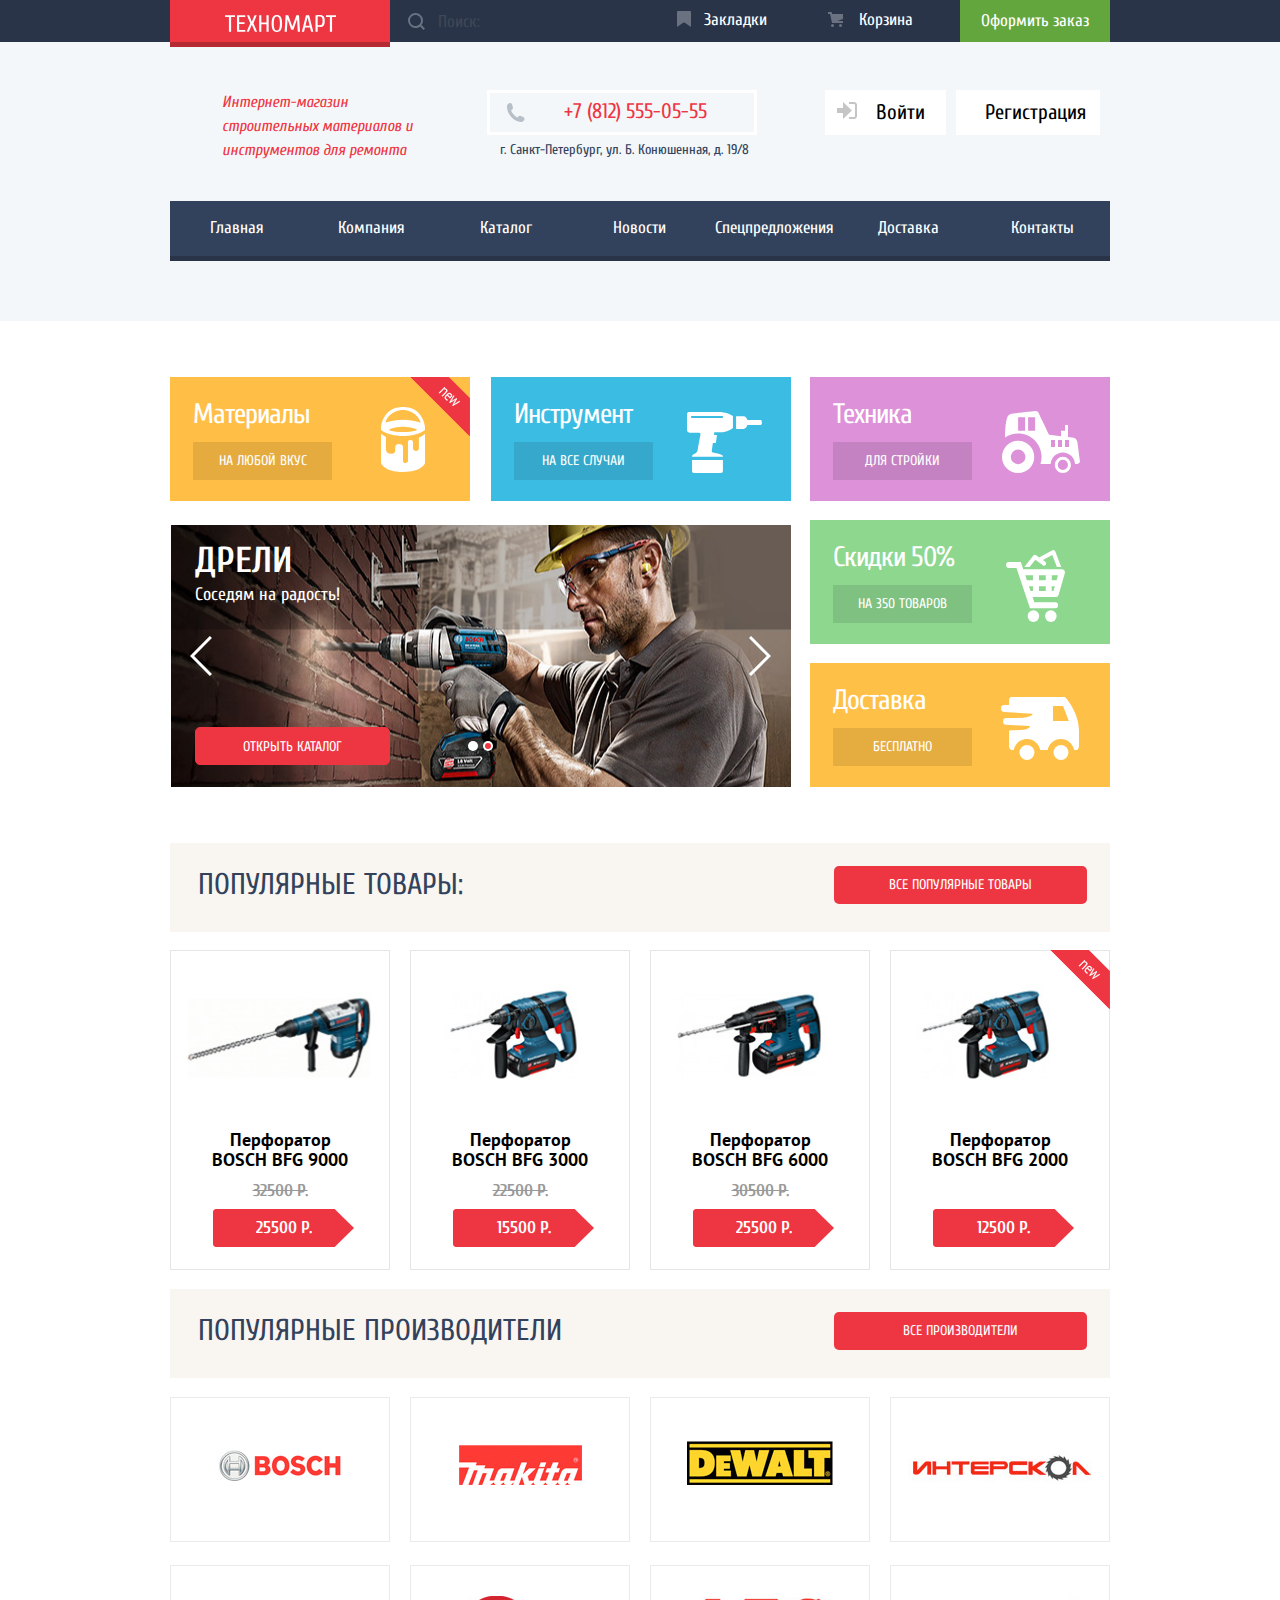
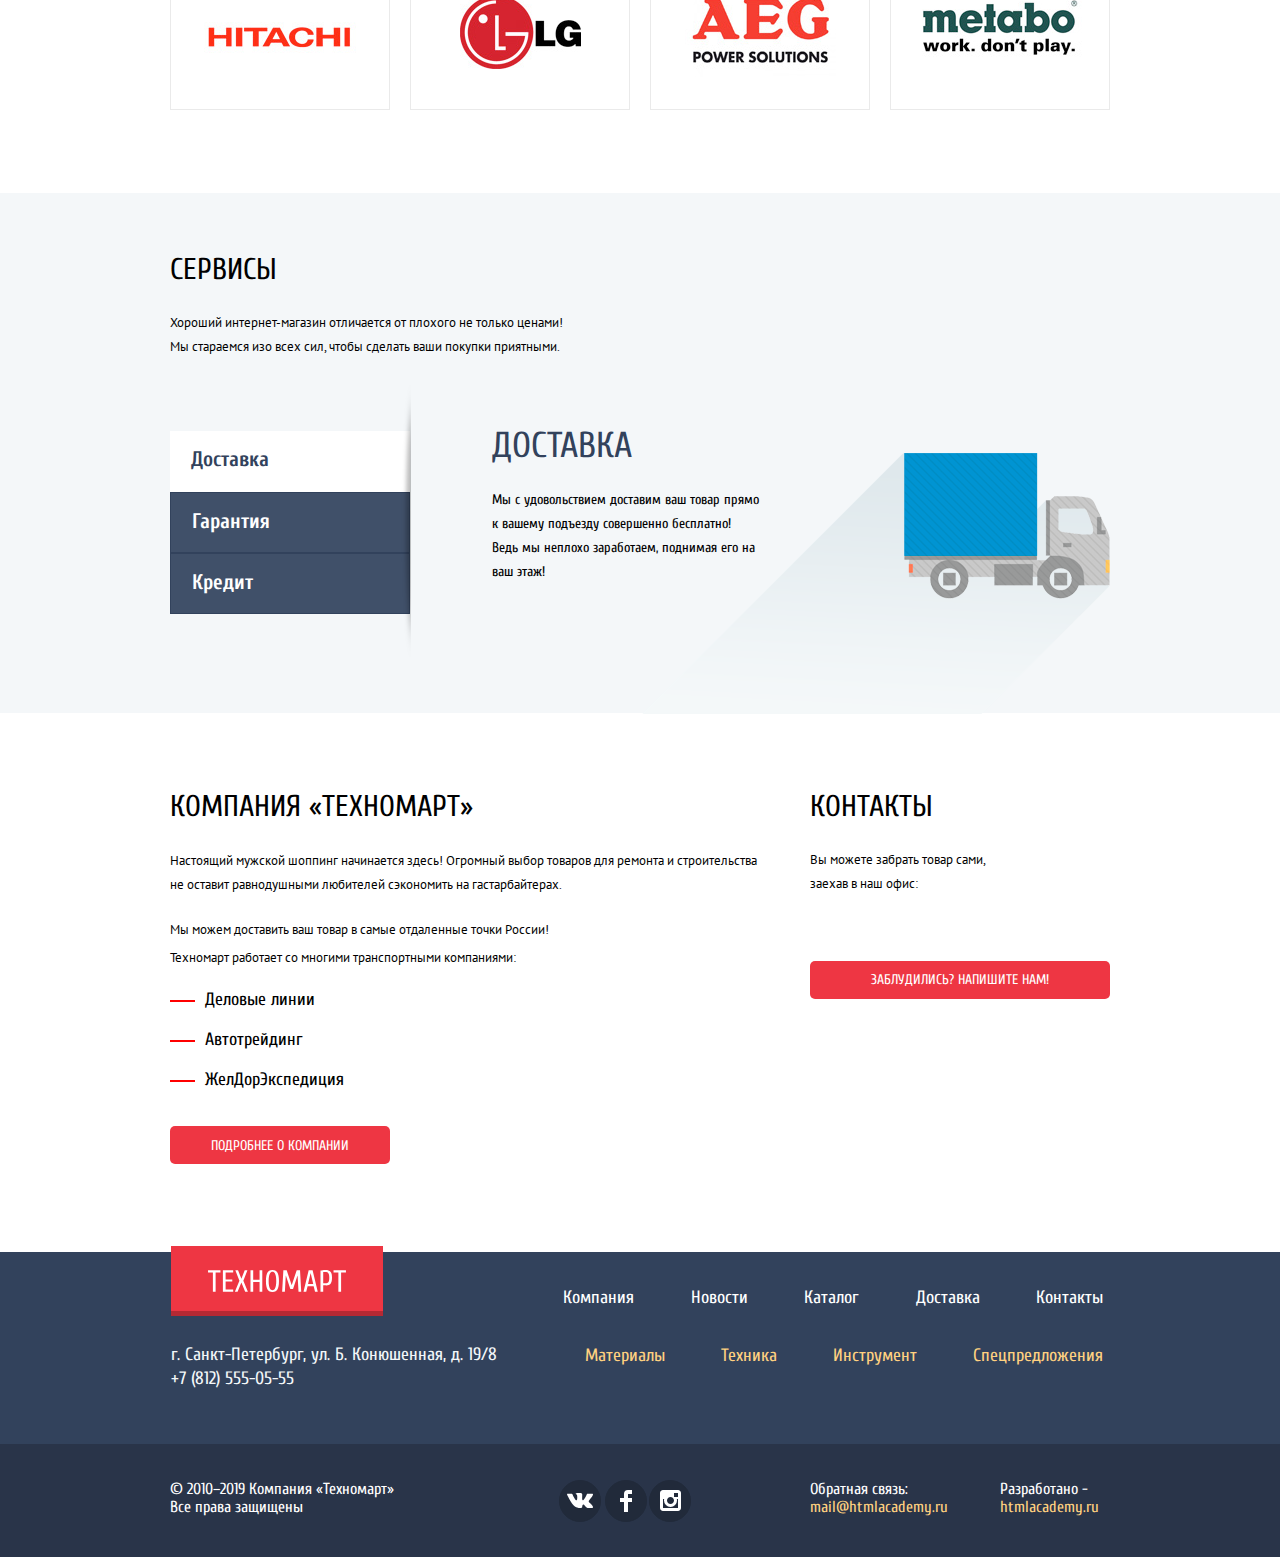
<file: index.html>
<!DOCTYPE html>
<html lang="ru">
  <head>
    <meta charset="utf-8">
    <title>HTML Academy: Техномарт</title>
    <link href="https://fonts.googleapis.com/css?family=Cuprum:400,400i,700,700i&amp;subset=cyrillic" rel="stylesheet">
    <link href="https://fonts.googleapis.com/css?family=PT+Sans:400,400i,700,700i&amp;subset=cyrillic" rel="stylesheet">
    <link href="css/style-min.css" rel="stylesheet">
  </head>
  <body>
    <header class="main-background">
      <div class="first-background">
      <div class="first-line center-container">
          <div class="main-logo">
          <img src="img/logo-technomart.svg" width="111" height="18" alt="Техномарт">
        </div>
        <form class="search" method="post" action="https://echo.htmlacademy.ru">
          <input type="search" name="q" placeholder="Поиск:" class="search-ico">
        </form>
        <div class="bookmarks"><a href="bookmarks.html">Закладки
        </a></div>
        <div class="cartcontent"><a href="cart.html">Корзина</a>
      </div>
        <div class="checkout"><a href="checkout.html"> Оформить заказ
        </a></div>
        </div>
      </div>
        <div class="short-info center-container">
          <div class="info-line">
            Интернет-магазин строительных материалов и инструментов для ремонта
            </div>
            <div class="contact-info">
              <a class="contacts" href ="tel:+78125550555">+7 (812) 555-05-55</a>
            <p class="address">г. Санкт-Петербург, ул. Б. Конюшенная, д. 19/8
            </p>
          </div>
          <div class="user-nav">
            <button type="button" class="white-button login-link">Войти</button>
            <button type="button" class="white-button registration">Регистрация</button>
        </div>
      </div>
        <nav class="center-container">
          <ul class="main-navigation">
          <li><a href="index.html">Главная</a></li>
          <li><a href="about-us.html">Компания</a></li>
          <li><a href="catalog.html">Каталог</a></li>
          <li><a href="news.html">Новости</a></li>
          <li><a href="promo.html">Спецпредложения</a></li>
          <li><a href="shipping.html">Доставка</a></li>
          <li><a href="contacts.html">Контакты</a></li>
        </ul>
        </nav>
    </header>
    <main>
        <h1 class="visually-hidden">Интернет-магазин строительных материалов и инструментов для ремонта «Техномарт»</h1>
      <div class="banners center-container">
        <div class="banners-part1">
          <div class="simple1">
      <section class="simple-block materials">
        <h3 class="simple-block-title">Материалы</h3>
        <a class="simple-block-button" href="catalog/materials.html">На любой вкус</a>
        <div class="materials-icon"></div>
        <div class="materials flag-new"></div>
      </section>
      <section class="simple-block instruments">
        <h3 class="simple-block-title">Инструмент</h3>
        <a class="simple-block-button" href="catalog/instruments.html">На все случаи</a>
        <div class="instruments-icon"></div>
      </section>
    </div>
      <div class="slider">
      <ul class="gallery">
      <li class="slide slide2">
        <h2>Перфораторы</h2>
        <p>Настоящие мужские игрушки</p>
        <a class="slider-button" href="catalog.html">Открыть каталог</a>
      </li>
      <li class="slide slide1">
        <h2>Дрели</h2>
        <p>Соседям на радость!</p>
        <a class="slider-button" href="catalog.html">Открыть каталог</a>
      </li>
      </ul>
      <div class="slider-radio">
        <button class="slider-dot" type="button"></button>
        <button class="slider-dot active" type="button"></button>
    </div>
      <span class="gallery-button-back"></span>
      <span class="gallery-button-next"></span>
    </div>
  </div>
  <div class="banners-part2">
      <section class="simple-block for-buildings">
        <h3 class="simple-block-title">Техника</h3>
        <a class="simple-block-button" href="catalog/for-buildings.html">Для стройки</a>
        <div class="for-buildings-icon"></div>
      </section>
      <section class="simple-block promotions">
        <h3 class="simple-block-title">Скидки 50%</h3>
        <a class="simple-block-button" href="promotions.html">На 350 товаров</a>
        <div class="promotions-icon"></div>
      </section>
      <section class="simple-block shipping">
        <h3 class="simple-block-title">Доставка</h3>
        <a class="simple-block-button" href="shipping.html">Бесплатно</a>
        <div class="shipping-icon"></div>
      </section>
  </div>
</div>
            <div class="center-container">
              <div class="mainpage-title">
                <h2>Популярные товары:</h2>
              <a class="mainpage-button" href="catalog.html">Все популярные товары</a>
            </div>
            <ul class="popular-products">
              <li class="catalog-item">
                <p><img src="img/perf-9000.jpg" class="catalog-item-image" width="218" height="170" alt="Перфоратор BOSCH BFG 9000"></p>
                <h3>Перфоратор BOSCH BFG 9000</h3>
                <p class="old-price">32500 Р.</p>
                <a class="price-item" href="catalog/bosh-bfg-9000.html">25500 Р.</a>
                <div class="buy-now">
                  <p><button type="button" class="add-to-cart">Купить</button></p>
                  <p><button type="button" class="bookmarks-button">В закладки</button></p>
                </div>
            </li>
              <li class="catalog-item">
                <p><img src="img/perf-3000.jpg" class="catalog-item-image" width="218" height="170" alt="Перфоратор BOSCH BFG 3000"></p>
                  <h3>Перфоратор BOSCH BFG 3000</h3>
                <p class="old-price">22500 Р.</p>
                <a class="price-item" href="catalog/bosh-bfg-3000.html">15500 Р.</a>
                <div class="buy-now">
                  <p><button type="button" class="add-to-cart">Купить</button></p>
                  <p><button type="button" class="bookmarks-button">В закладки</button></p>
                </div>
            </li>
            <li class="catalog-item">
                <p><img src="img/perf-6000.jpg" class="catalog-item-image" width="218" height="170" alt="Перфоратор BOSCH BFG 6000"></p>
                  <h3>Перфоратор BOSCH BFG 6000</h3>
                <p class="old-price">30500 Р.</p>
                <a class="price-item" href="catalog/bosh-bfg-6000.html">25500 Р.</a>
                <div class="buy-now">
                  <p><button type="button" class="add-to-cart">Купить</button></p>
                  <p><button type="button" class="bookmarks-button">В закладки</button></p>
                </div>
            </li>
            <li class="catalog-item">
                <p><img src="img/perf-2000.jpg" class="catalog-item-image" width="218" height="170" alt="Перфоратор BOSCH BFG 2000"></p>
                  <h3>Перфоратор BOSCH BFG 2000</h3>
                <a class="price-item" href="catalog/bosh-bfg-2000.html">12500 Р.</a>
                <div class="flag flag-new">новинка</div>
                <div class="buy-now">
                  <p><button type="button" class="add-to-cart">Купить</button></p>
                  <p><button type="button" class="bookmarks-button">В закладки</button></p>
                </div>
          </li>
          </ul>
          </div>
            <article class="center-container">
              <div class="mainpage-title">
                <h2>Популярные производители</h2>
                <a class="mainpage-button" href="catalog/brands.html">Все производители</a>
              </div>
              <ul class="brands-logo">
                <li class="brands-logo-image"><img class="brands-logo-image-bosh" src="img/bosch.jpg" width="126" height="47" alt="BOSCH logo"></li>
                <li class="brands-logo-image"><img class="brands-logo-image-makita" src="img/makita.jpg" width="123" height="40" alt="Makita logo"></li>
                <li class="brands-logo-image"><img class="brands-logo-image-de-walt" src="img/de-walt.jpg" width="146" height="44" alt="Devolt logo"></li>
                <li class="brands-logo-image"><img class="brands-logo-image-interskol" src="img/interskol.jpg" width="200" height="88" alt="Interskol logo"></li>
                <li class="brands-logo-image"><img class="brands-logo-image-hitachi" src="img/hitachi.jpg" width="169" height="31" alt="Hitachi logo"></li>
                <li class="brands-logo-image"><img class="brands-logo-image-lg" src="img/lg.jpg" width="121" height="73" alt="LG logo"></li>
                <li class="brands-logo-image"><img class="brands-logo-image-aeg" src="img/aeg.jpg" width="151" height="96" alt="AEG logo"></li>
                <li class="brands-logo-image"><img class="brands-logo-image-metabo" src="img/metabo.jpg" width="204" height="69" alt="Metabo logo"></li>
              </ul>
            </article>
            <section class="main-background">
              <h2 class="visually-hidden">Как мы работаем?</h2>
                <div class="features center-container">
                  <div class="short-service-info">
                    <p class="features-title">СЕРВИСЫ</p>
                    <p class="features-desriptions">Хороший интернет-магазин отличается от плохого не только ценами!
                    Мы стараемся изо всех сил, чтобы сделать ваши покупки приятными.</p>
                  </div>
              <div class="features-content">
                <ul class="service-features">
                  <li class="service delivery service-active">Доставка</li>
                  <li class="service garantee">Гарантия</li>
                  <li class="service credit">Кредит</li>
                </ul>
                <div class="shadow-item"></div>
                <ul class="service-features-description">
                  <li>
                    <div class="delivery-description">
                  <p class="desription-title">Доставка</p>
                  <p class="description-service-item">Мы с удовольствием доставим ваш товар прямо
                    к вашему подъезду совершенно бесплатно!<br>
                    Ведь мы неплохо заработаем,
                    поднимая его на ваш этаж!</p>
                    <div class="delivery-machine"></div>
                  </div>
                </li>
                <li>
                  <div class="garantee-description visually-hidden">
                  <p class="desription-title">Гарантия</p>
                  <p class="description-service-item">Если купленный у нас товар поломается или заискрит,
                    а также в случае пожара, спровоцированного его возгаранием,
                    вы всегда можете быть уверены в нашей гарантии.
                    Мы обменяем сгоревший товар на новый.
                    Дом уж восстановите как-нибудь сами.</p>
                    </div>
                  </li>
                  <li>
                    <div class="credit-description visually-hidden">
                      <p class="desription-title">Кредит</p>
                      <p class="description-service-item"> Залезть в долговую яму стало проще!
                        Кредитные консультанты придут вам на помощь.
                        <a class=button>Отправить заявку</a>
                      </p>
                    </div>
                  </li>
                </ul>
                </div>
              </div>
          </section>
            <article class="info-company center-container">
              <section class="about-us">
                <p class="company-name">КОМПАНИЯ «ТЕХНОМАРТ»</p>
                <p class="company-description">Настоящий мужской шоппинг начинается здесь!
                  Огромный выбор товаров для ремонта и строительства не оставит равнодушными любителей сэкономить на гастарбайтерах.</p>
                  <p class="company-description"> Мы можем доставить ваш товар в самые отдаленные точки России!</p>
                  <p class="company-description">Техномарт работает со многими транспортными компаниями:</p>
                  <ul class="our-delivery">
                    <li class="delivery-item">Деловые линии</li>
                    <li class="delivery-item">Автотрейдинг</li>
                    <li class="delivery-item">ЖелДорЭкспедиция</li>
                  </ul>
                  <a class="button company-info" href="about-us.html">Подробнее о компании</a>
                </section>
                <section class="contacts-map">
                  <p class="company-name">КОНТАКТЫ</p>
                  <p class="company-description">Вы можете забрать товар сами,
                    заехав в наш офис:</p>
                    <div class="interactive-map">
                      <script type="text/javascript" charset="utf-8" async src="https://api-maps.yandex.ru/services/constructor/1.0/js/?um=constructor%3A5a9e3bef6f2098c41ae1449d362d590467b188a9684667779125df02191f1453&amp;width=300&amp;height=160&amp;lang=ru_RU&amp;scroll=true"></script>
                    </div>
                  <button type="button" class="button write-us-popup">Заблудились? Напишите нам!</button>
                  </section>
              </article>
        </main>
        <footer>
          <div class="footer1 center-container">
          <div class="footer-info ">
            <div class="footer-logo"><img src="img/logo-technomart.svg" width="138" height="23" alt="Техномарт">
          </div>
        <div class="footer-contacts"><p>г. Санкт-Петербург, ул. Б. Конюшенная, д. 19/8<br>
        +7 (812) 555-05-55</p>
        </div>
      </div>
        <div class="footer-nav">
          <nav class="footer-menu">
            <ul class="footer-menu1">
              <li><a href="about-us.html">Компания</a></li>
              <li><a href="news.html">Новости</a></li>
              <li><a href="catalog.html">Каталог</a></li>
              <li><a href="shipping.html">Доставка</a></li>
              <li><a href="contacts.html">Контакты</a></li>
            </ul>
            <ul class="footer-menu2">
              <li><a href="catalog/materials.html">Материалы</a></li>
              <li><a href="catalog/equipment.html">Техника</a></li>
              <li><a href="catalog/instruments.html">Инструмент</a></li>
              <li><a href="catalog/promo.html">Спецпредложения</a></li>
            </ul>
          </nav>
        </div>
      </div>
    <div class="footer-development">
      <div class="footer-contacts-line center-container">
          <div class="copyright">
            © 2010–2019 Компания «Техномарт»
            Все права защищены
          </div>
          <ul class="social-icon">
            <li><a class="social-icon-vk" href="vk.com" aria-label="Техномарт во Вконтакте"></a></li>
            <li><a class="social-icon-fb" href="facebook.com" aria-label="Техномарт в Фейсбук"></a></li>
            <li><a class="social-icon-insta" href="instagram.com" aria-label="Техномарт в Инстаграмм"></a></li>
          </ul>
          <div class="write-us">
            Обратная связь:
            <span class="mail">mail@htmlacademy.ru</span>
          </div>
          <div class="development">
            Разработано -
            <a href="https://htmlacademy.ru/intensive/htmlcss">htmlacademy.ru</a>
          </div>
        </div>
      </div>
        </footer>
        <div class="popup-registration visually-hidden">
          <form class="user" method="post" action="https://echo.htmlacademy.ru">
      <label class="user-login">
        <input type="text" name="login" placeholder="Ваше имя">
        <span>Логин</span>
      </label>
          <label class="user-email">
          <input type="email"
                 name="user-email" placeholder="Введите вашу почту">
          <span>E-mail</span>
          </label>
      <label class="user-password">
        <input type="password"
               name="password" placeholder="Введите пароль">
        <span>Пароль</span>
      </label>
      <button type="submit">Зарегистрироваться</button>
    </form>
        </div>
        <div class="popup-authorithation visually-hidden">
          <form class="user" method="post"
          action="https://echo.htmlacademy.ru">
      <label class="user-login">
        <input type="text"
               name="login" placeholder="Представьтесь, пожалуйста">
        <span>Логин</span>
      </label>
      <label class="user-password">
        <input type="password"
               name="password" placeholder="Введите пароль">
        <span>Пароль</span>
      </label>
      <label class="remember">
          <input type="checkbox" name="remember">
          <span>Запомнить меня</span>
      </label>
      <button type="submit">Войти</button>
    </form>
        </div>
        <div class="modal product-to-cart visually-hidden">
        <p class="added">Товар добавлен в корзину!</p>
        <div class="button-actions modal-background">
        <button type="button" class="checkout-actions">Оформить заказ</button>
        <button type="button" class="continue-shopping">Продолжить покупки</button>
        </div>
        <button class="modal-close" type="button">Закрыть</button>
      </div>
      <div class="modal modal-write-us visually-hidden">
        <form  method="post" action="https://echo.htmlacademy.ru">
        <div class="modal-user-info">
          <label class="user">
            <span>Ваше имя</span>
          <input type="text" name="name" placeholder="Имя Фамилия">
        </label>
        <label class="user">
          <span>Ваш e-mail:</span>
          <input type="email" name="email" placeholder="email@example.com">
          </label>
        </div>
        <div class="modal-letter">
          <label class="letter">
              <span>Текст письма:</span>
            <textarea rows="10" cols="61" placeholder="В свободной форме"></textarea>
          </label>
        </div>
          <div class="modal-background">
            <button class="modal-send-button" type="submit">Отправить</button>
            </div>
          <button class="modal-close" type="button">Закрыть</button>
          </form>
        </div>
        <div class="modal map-popup visually-hidden">
          <h2 class="visually-hidden">Как до нас добраться</h2>
          <div class="interactive-map">
            <script type="text/javascript" charset="utf-8" async src="https://api-maps.yandex.ru/services/constructor/1.0/js/?um=constructor%3A5a9e3bef6f2098c41ae1449d362d590467b188a9684667779125df02191f1453&amp;width=940&amp;height=446&amp;lang=ru_RU&amp;scroll=true"></script>
          </div>
          <button class="modal-close" type="button">Закрыть</button>
        </div>
  </body>
</html>
</file>
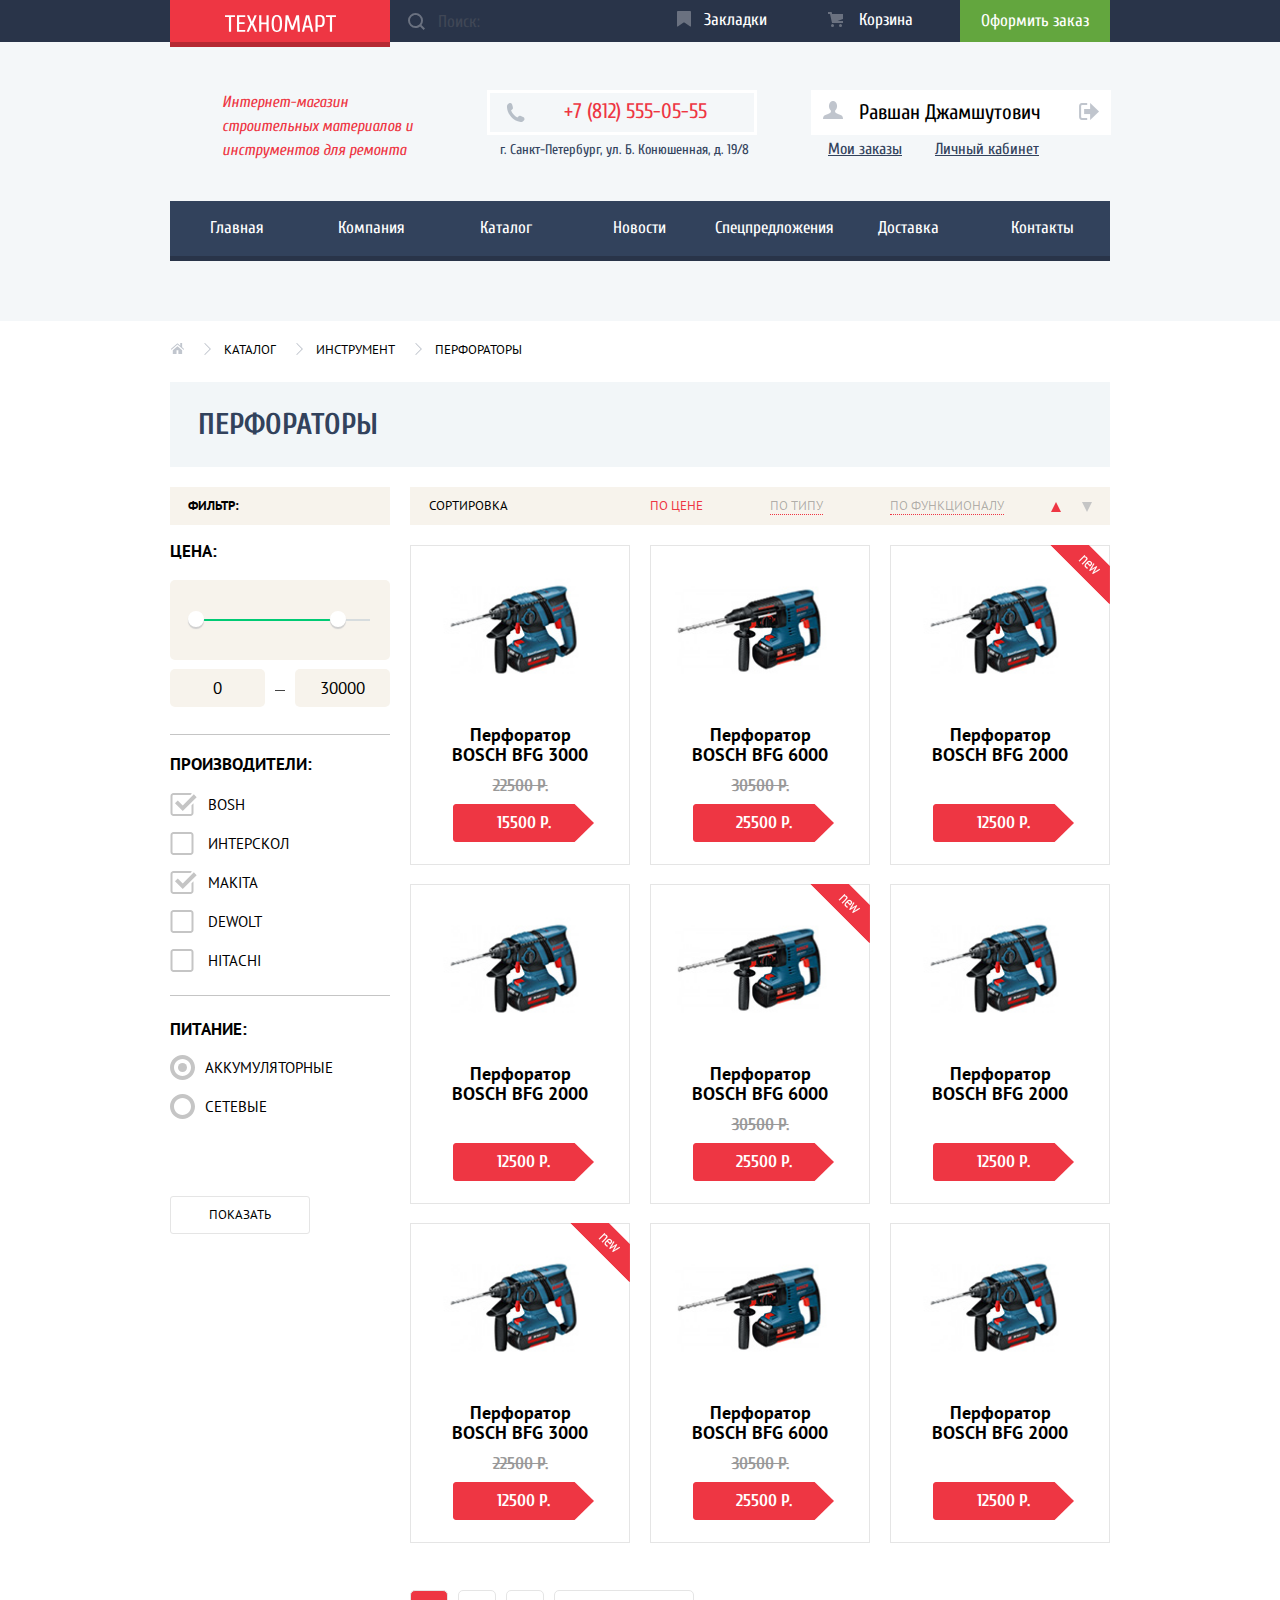
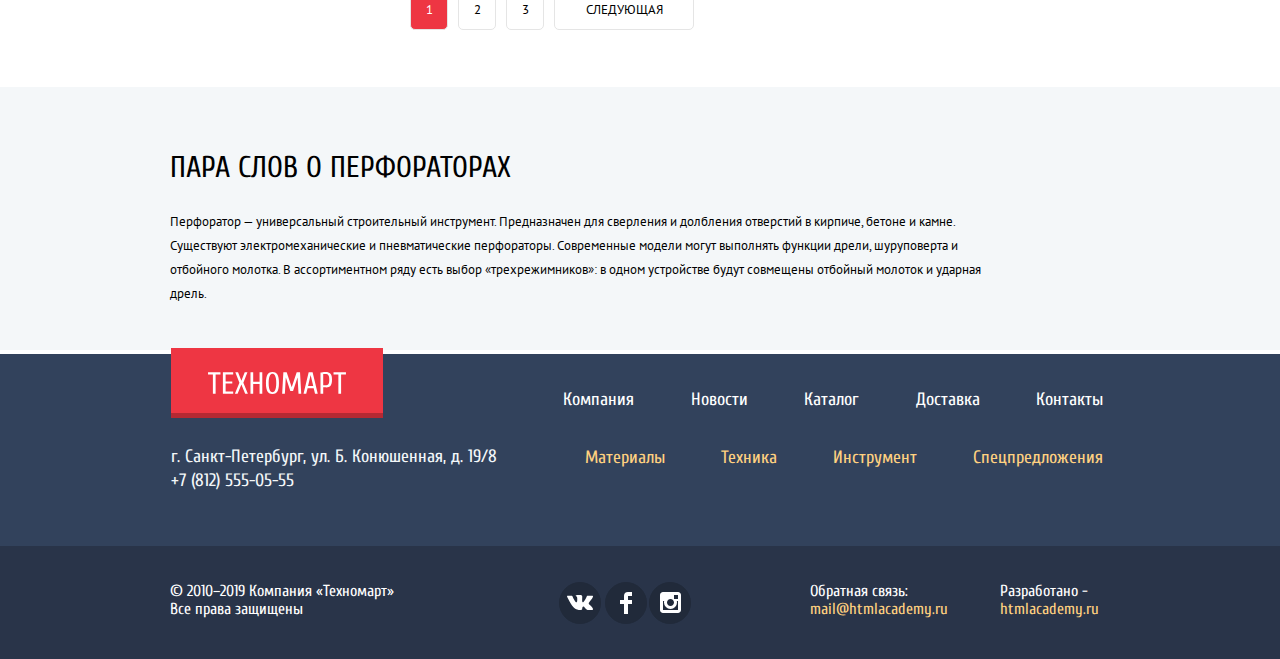
<file: catalog.html>
<!DOCTYPE html>
<html lang="ru">
  <head>
    <meta charset="utf-8">
    <title>HTML Academy: Техномарт</title>
    <link href="https://fonts.googleapis.com/css?family=Cuprum:400,400i,700,700i&amp;subset=cyrillic" rel="stylesheet">
    <link href="https://fonts.googleapis.com/css?family=PT+Sans:400,400i,700,700i&amp;subset=cyrillic" rel="stylesheet">
    <link href="css/style-min.css" rel="stylesheet">
  </head>
  <body>
    <header class="main-background">
      <div class="first-background">
      <div class="first-line center-container">
          <a class="main-logo" href="index.html">
          <img src="img/logo-technomart.svg" width="111" height="18" alt="Техномарт">
        </a>
        <form class="search" method="post" action="https://echo.htmlacademy.ru">
          <input type="search" name="q" placeholder="Поиск:" class="search-ico">
        </form>
        <div class="bookmarks"><a href="bookmarks.html">Закладки
        </a></div>
        <div class="cartcontent"><a href="cart.html">Корзина</a>
        </div>
        <div class="checkout"><a href="checkout.html"> Оформить заказ
        </a></div>
        </div>
      </div>
      <div class="big-background">
        <div class="short-info center-container">
        <div class="info-line">
          Интернет-магазин строительных материалов и инструментов для ремонта
          </div>
          <div class="contact-info">
            <a class="contacts" href ="+78125550555">+7 (812) 555-05-55</a>
          <p class="address">г. Санкт-Петербург, ул. Б. Конюшенная, д. 19/8
          </p>
        </div>
        <div class="user-nav-login">
              <button type="button" class="log-out">Равшан Джамшутович</button>
            <div class="user-nav-item">
            <a class="user-nav-orders" href="#">Мои заказы</a>
            <a class="user-nav-account" href="#">Личный кабинет</a>
            </div>
        </div>
      </div>
    </div>
        <nav class="center-container">
            <ul class="main-navigation">
            <li><a href="index.html">Главная</a></li>
            <li><a href="about-us.html">Компания</a></li>
            <li><a href="catalog.html">Каталог</a></li>
            <li><a href="news.html">Новости</a></li>
            <li><a href="promo.html">Спецпредложения</a></li>
            <li><a href="shipping.html">Доставка</a></li>
            <li><a href="contacts.html">Контакты</a></li>
          </ul>
        </nav>
    </header>
    <main>
      <ul class="breadcrumbs center-container">
              <li class="breadcrumbs-item home"><a href="index.html"><img src="img/icon-home.svg" width="14" height="12" alt="Главная"></a></li>
              <li class="breadcrumbs-item"><a href="catalog.html">Каталог</a></li>
              <li class="breadcrumbs-item"><a href="catalog/instruments.html">Инструмент</a></li>
              <li class="breadcrumbs-current"><a>Перфораторы</a></li>
            </ul>
            <div class="center-container">
              <h1 class="pages">Перфораторы</h1></div>
            <div class="catalog-content center-container">
              <div class="filters">
                <section>
        <h2 class="filter-title">Фильтр:</h2>
        <form class="product-filter" method="post" action="https://echo.htmlacademy.ru" oninput="price.value=price.value">
          <fieldset class="product-filter-price">
        <legend class="label-price">Цена:</legend>
        <div class="range-filter">
          <div class="range-controls">
            <div class="scale">
              <div class="bar"></div>
            </div>
            <div class="toggle toggle-min"></div>
            <div class="toggle toggle-max"></div>
          </div>
          <div class="price-controls">
            <label class="min-price"><input name="min-price" type="text" value="0"></label>
            <label class="max-price"><input name="max-price" type="text" value="30000"></label>
          </div>
        </div>
      </fieldset>
      <div class="filter-group">
        <fieldset class="model">
        <legend>ПРОИЗВОДИТЕЛИ:</legend>
        <ul class="model-choose">
          <li class="model-choose-item">
            <label class="by-bosh" style="display: flex;align-items: center;">
              <input type="checkbox" name="bosh" class="checkbox-input" checked>
              <span class="filter-checkbox"></span>
              <span style="line-height: normal;display: inline-block;margin: 10px;">BOSH</span>
            </label>
          </li>
          <li class="model-choose-item">
            <label class="by-interskol" style="display: flex;align-items: center;">
              <input type="checkbox" name="interskol" class="checkbox-input">
              <span class="filter-checkbox"></span>
              <span style="line-height: normal;display: inline-block;margin: 10px;">ИНТЕРСКОЛ</span>
            </label>
          </li>
          <li class="model-choose-item">
            <label class="by-makita" style="display: flex;align-items: center;">
              <input type="checkbox" name="makita" class="checkbox-input" checked>
              <span class="filter-checkbox"></span>
              <span style="line-height: normal;display: inline-block;margin: 10px;">MAKITA</span>
            </label>
          </li>
          <li class="model-choose-item">
            <label class="by-dewolt" style="display: flex;align-items: center;">
            <input type="checkbox" name="dewolt" class="checkbox-input">
            <span class="filter-checkbox"></span>
            <span style="line-height: normal;display: inline-block;margin: 10px;">DEWOLT</span>
            </label>
          </li>
          <li class="model-choose-item">
            <label class="by-hitachi" style="display: flex;align-items: center;">
              <input type="checkbox" name="hitachi" class="checkbox-input">
              <span class="filter-checkbox"></span>
              <span style="line-height: normal;display: inline-block;margin: 10px;">HITACHI</span>
            </label>
          </li>
        </ul>
      </fieldset>
    </div>
    <div class="filter-group">
      <fieldset class="power">
        <legend>ПИТАНИЕ:</legend>
        <ul class="radio-choose">
          <li class="radio-choose-item">
            <label class="radio rechargeable" style="display: flex;align-items: center;">
            <input type="radio" name="power-source" value="with-rechargeable-batteries" class="radio-button" checked>
            <span class="filter-radio"></span>
            <span style="line-height: normal;display: inline-block;margin: 10px;">АККУМУЛЯТОРНЫЕ</span>
            </label>
          </li>
          <li class="radio-choose-item">
            <label class="radio wall-adapter" style="display: flex;align-items: center;">
            <input type="radio" name="power-source" value="with-wall-adapter" class="radio-button">
            <span class="filter-radio"></span>
            <span style="line-height: normal;display: inline-block;margin: 10px;">СЕТЕВЫЕ</span>
            </label>
          </li>
        </ul>
      </fieldset>
    </div>
      <button type="submit" class="form-button">Показать</button>
    </form>
      </section>
    </div>
      <div class="catalog-list">
        <div class="sort">
          <div class="sort-name"><p>Сортировка</p></div>
          <div class="choose">
            <a href="#" class="choose__link by-price choosen">По цене</a>
            <a href="#" class="choose__link by-type">По типу</a>
            <a href="#" class="choose__link by-function">По функционалу</a>
            </div>
            <div class="sort-up-down">
              <a href="#" class="up-down choosen"></a>
              <a href="#" class="up-down down"></a>
            </div>
        </div>
        <ul>
          <li><article class="catalog-item">
          <img src="img/perforator_1.jpg" class="catalog-item-image" width="218" height="170" alt="Перфоратор BOSCH BFG 3000">
          <h3>Перфоратор BOSCH BFG 3000</h3>
          <p class="old-price">22500 Р.</p>
          <p class="price"><a class="price-item" href="catalog/bosh-bfg-3000.html">15500 Р.</a></p>
          <div class="buy-now">
            <p><button type="button" class="add-to-cart">Купить</button></p>
            <p><button type="button" class="bookmarks-button">В закладки</button></p>
          </div>
        </article></li>
        <li><article class="catalog-item">
          <p><img src="img/perforator_2.jpg" class="catalog-item-image" width="218" height="170" alt="Перфоратор BOSCH BFG 6000"></p>
            <h3>Перфоратор BOSCH BFG 6000</h3>
          <p class="old-price">30500 Р.</p>
          <p class="price"><a class="price-item" href="catalog/bosh-bfg-6000.html">25500 Р.</a></p>
          <div class="buy-now">
            <p><button type="button" class="add-to-cart">Купить</button></p>
            <p><button type="button" class="bookmarks-button">В закладки</button></p>
          </div>
          </article></li>
          <li><article class="catalog-item new">
          <p><img src="img/perforator_1.jpg" class="catalog-item-image" width="218" height="170" alt="Перфоратор BOSCH BFG 2000"></p>
          <h3>Перфоратор BOSCH BFG 2000</h3>
          <p class="old-price"></p>
          <p class="price">
            <a class="price-item" href="catalog/bosh-bfg-6000.html">12500 Р.</a></p>
            <div class="flag flag-new">новинка</div>
            <div class="buy-now">
              <p><button type="button" class="add-to-cart">Купить</button></p>
              <p><button type="button" class="bookmarks-button">В закладки</button></p>
            </div>
          </article></li>
        <li><article class="catalog-item">
          <p><img src="img/perforator_1.jpg" class="catalog-item-image" width="218" height="170" alt="Перфоратор BOSCH BFG 2000"></p>
            <h3>Перфоратор BOSCH BFG 2000</h3>
          <p class="old-price"></p>
          <p class="price">
            <a class="price-item" href="catalog/bosh-bfg-6000.html">12500 Р.</a></p>
            <div class="buy-now">
              <p><button type="button" class="add-to-cart">Купить</button></p>
              <p><button type="button" class="bookmarks-button">В закладки</button></p>
            </div>
          </article></li>
        <li><article class="catalog-item new">
          <p><img src="img/perforator_2.jpg" class="catalog-item-image" width="218" height="170" alt="Перфоратор BOSCH BFG 6000"></p>
            <h3>Перфоратор BOSCH BFG 6000</h3>
          <p class="old-price">30500 Р.</p>
        <p class="price"><a class="price-item" href="catalog/bosh-bfg-6000.html">25500 Р.</a></p>
        <div class="flag flag-new">новинка</div>
        <div class="buy-now">
          <p><button type="button" class="add-to-cart">Купить</button></p>
          <p><button type="button" class="bookmarks-button">В закладки</button></p>
        </div>
      </article></li>
        <li><article class="catalog-item">
          <p><img src="img/perforator_1.jpg" class="catalog-item-image" width="218" height="170" alt="Перфоратор BOSCH BFG 2000"></p>
            <h3>Перфоратор BOSCH BFG 2000</h3>
          <p class="old-price"></p>
          <p class="price"><a class="price-item" href="catalog/bosh-bfg-6000.html">12500 Р.</a></p>
          <div class="buy-now">
            <p><button type="button" class="add-to-cart">Купить</button></p>
            <p><button type="button" class="bookmarks-button">В закладки</button></p>
          </div>
        </article></li>
        <li><article class="catalog-item new">
          <p><img src="img/perforator_1.jpg" class="catalog-item-image" width="218" height="170" alt="Перфоратор BOSCH BFG 3000"></p>
            <h3>Перфоратор BOSCH BFG 3000</h3>
          <p class="old-price">22500 Р.</p>
          <p class="price"><a class="price-item" href="catalog/bosh-bfg-6000.html">12500 Р.</a></p>
          <div class="flag flag-new">новинка</div>
          <div class="buy-now">
            <p><button type="button" class="add-to-cart">Купить</button></p>
            <p><button type="button" class="bookmarks-button">В закладки</button></p>
          </div>
        </article></li>
        <li><article class="catalog-item">
          <p><img src="img/perforator_2.jpg" class="catalog-item-image" width="218" height="170" alt="Перфоратор BOSCH BFG 6000"></p>
            <h3>Перфоратор BOSCH BFG 6000</h3>
          <p class="old-price">30500 Р.</p>
          <p class="price"><a class="price-item" href="catalog/bosh-bfg-6000.html">25500 Р.</a></p>
          <div class="buy-now">
            <p><button type="button" class="add-to-cart">Купить</button></p>
            <p><button type="button" class="bookmarks-button">В закладки</button></p>
          </div>
        </article></li>
        <li><article class="catalog-item">
          <p><img src="img/perforator_1.jpg" class="catalog-item-image" width="218" height="170" alt="Перфоратор BOSCH BFG 2000"></p>
            <h3>Перфоратор BOSCH BFG 2000</h3>
          <p class="old-price"></p>
          <p class="price"><a class="price-item" href="catalog/bosh-bfg-2000.html">12500 Р.</a></p>
          <div class="buy-now">
            <p><button type="button" class="add-to-cart">Купить</button></p>
            <p><button type="button" class="bookmarks-button">В закладки</button></p>
          </div>
        </article></li>
      </ul>
      <div class="pagination">
      <ul class="pagination-list">
        <li class="pagination-button current"><a href="#">1</a></li>
        <li class="pagination-button"><a href="#">2</a></li>
        <li class="pagination-button"><a href="#">3</a></li>
      </ul>
      <a class="pagination-button next" href="#">Следующая</a>
    </div>
      </div>
      </div>
      <div class="page-background">
        <article class="page-description center-container">
          <h2>ПАРА СЛОВ О ПЕРФОРАТОРАХ</h2>
          <p>Перфоратор — универсальный строительный инструмент. Предназначен для сверления и долбления отверстий в кирпиче, бетоне и камне.
          Существуют электромеханические и пневматические перфораторы.
            Современные модели могут выполнять функции дрели, шуруповерта и отбойного молотка.
            В ассортиментном ряду есть выбор «трехрежимников»: в одном устройстве будут совмещены отбойный молоток и ударная дрель.</p>
        </article>
      </div>
      </main>
      <footer>
        <div class="footer1 center-container">
        <div class="footer-info">
          <a class="footer-logo" href="index.html"><img src="img/logo-technomart.svg" width="138" height="23" alt="Техномарт">
        </a>
      <p class="footer-contacts">г. Санкт-Петербург, ул. Б. Конюшенная, д. 19/8<br>
      +7 (812) 555-05-55</p>
      </div>
      <div class="footer-nav">
        <nav class="footer-menu">
          <ul class="footer-menu1">
            <li><a href="about-us.html">Компания</a></li>
            <li><a href="news.html">Новости</a></li>
            <li><a href="catalog.html">Каталог</a></li>
            <li><a href="shipping.html">Доставка</a></li>
            <li><a href="contacts.html">Контакты</a></li>
          </ul>
          <ul class="footer-menu2">
            <li><a href="catalog/materials.html">Материалы</a></li>
            <li><a href="catalog/equipment.html">Техника</a></li>
            <li><a href="catalog/instruments.html">Инструмент</a></li>
            <li><a href="catalog/promo.html">Спецпредложения</a></li>
          </ul>
        </nav>
      </div>
    </div>
    <div class="footer-development">
      <div class="footer-contacts-line center-container">
          <div class="copyright">
            © 2010–2019 Компания «Техномарт»
            Все права защищены
          </div>
          <ul class="social-icon">
            <li><a class="social-icon-vk" href="vk.com" aria-label="Техномарт во Вконтакте"></a></li>
            <li><a class="social-icon-fb" href="facebook.com" aria-label="Техномарт в Фейсбук"></a></li>
            <li><a class="social-icon-insta" href="instagram.com" aria-label="Техномарт в Инстаграмм"></a></li>
          </ul>
          <div class="write-us">
            Обратная связь:
            <span class="mail">mail@htmlacademy.ru</span>
          </div>
          <div class="development">
            Разработано -
            <a href="https://htmlacademy.ru/intensive/htmlcss">htmlacademy.ru</a>
          </div>
        </div>
      </div>
      </footer>
      <div class="popup-registration visually-hidden">
        <form class="user" method="post" action="https://echo.htmlacademy.ru">
    <label class="user-login">
      <input type="text" name="login" placeholder="Ваше имя">
      <span>Логин</span>
    </label>
        <label class="user-email">
        <input type="email"
               name="user-email" placeholder="Введите вашу почту">
        <span>E-mail</span>
        </label>
    <label class="user-password">
      <input type="password"
             name="password" placeholder="Введите пароль">
      <span>Пароль</span>
    </label>
    <button type="submit">Зарегистрироваться</button>
  </form>
      </div>
      <div class="popup-authorithation visually-hidden">
        <form class="user" method="post"
        action="https://echo.htmlacademy.ru">
    <label class="user-login">
      <input type="text"
             name="login" placeholder="Представьтесь, пожалуйста">
      <span>Логин</span>
    </label>
    <label class="user-password">
      <input type="password"
             name="password" placeholder="Введите пароль">
      <span>Пароль</span>
    </label>
    <label class="remember">
        <input type="checkbox" name="remember">
        <span>Запомнить меня</span>
    </label>
    <button type="submit">Войти</button>
  </form>
      </div>
      <div class="modal product-to-cart visually-hidden">
      <p class="added">Товар добавлен в корзину!</p>
      <div class="button-actions modal-background">
      <button type="button" class="checkout-actions">Оформить заказ</button>
      <button type="button" class="continue-shopping">Продолжить покупки</button>
      </div>
      <button class="modal-close" type="button">Закрыть</button>
    </div>
    <div class="modal modal-write-us visually-hidden">
      <form  method="post" action="https://echo.htmlacademy.ru">
      <div class="modal-user-info">
        <label class="user">
          <span>Ваше имя</span>
        <input type="text" name="name" placeholder="Имя Фамилия">
      </label>
      <label class="user">
        <span>Ваш e-mail:</span>
        <input type="email" name="email" placeholder="email@example.com">
        </label>
      </div>
      <div class="modal-letter">
        <label class="letter">
            <span>Текст письма:</span>
          <textarea rows="10" cols="61" placeholder="В свободной форме"></textarea>
        </label>
      </div>
        <div class="modal-background">
          <button class="modal-send-button" type="submit">Отправить</button>
          </div>
        <button class="modal-close" type="button">Закрыть</button>
        </form>
      </div>
      <div class="modal map-popup visually-hidden">
        <h2 class="visually-hidden">Как до нас добраться</h2>
        <div class="interactive-map">
          <script type="text/javascript" charset="utf-8" async src="https://api-maps.yandex.ru/services/constructor/1.0/js/?um=constructor%3A5a9e3bef6f2098c41ae1449d362d590467b188a9684667779125df02191f1453&amp;width=940&amp;height=446&amp;lang=ru_RU&amp;scroll=true"></script>
        </div>
        <button class="modal-close" type="button">Закрыть</button>
      </div>
</body>
</html>
</file>
<file: css/style-min.css>
*{margin:0;padding:0;-webkit-box-sizing:border-box;box-sizing:border-box;outline:none}body{margin:0;padding:0;font-family:"Cuprum",Arial,sans-serif;font-size:14px;line-height:24px;font-weight:400;color:#000;text-transform:initial;background-color:#FFF;min-width:1122px;min-height:1750px}a{text-decoration:none;color:#fff}.visually-hidden{display:none}.main-navigation,.footer-menu ul,.user-navigation,.brands-logo,.our-delivery,.breadcrumbs,fieldset ul,.catalog-list ul{list-style:none}.center-container{width:960px;margin:0 auto;padding:0 10px}.first-background{background-color:#293449;width:100%;height:42px;margin-bottom:28px}.first-line{display:-webkit-box;display:-ms-flexbox;display:flex;-webkit-box-orient:horizontal;-webkit-box-direction:normal;-ms-flex-direction:row;flex-direction:row;-webkit-box-pack:justify;-ms-flex-pack:justify;justify-content:space-between}.main-logo{width:220px;height:47px;-webkit-box-shadow:inset 0 -5px 0 0 rgba(0,0,0,.24);box-shadow:inset 0 -5px 0 0 rgba(0,0,0,.24);background-color:#ee3643;display:-webkit-box;display:-ms-flexbox;display:flex;-webkit-box-pack:center;-ms-flex-pack:center;justify-content:center;-webkit-box-align:center;-ms-flex-align:center;align-items:center;margin-right:2px}.main-logo:focus,.main-logo:hover{background-color:#ca2c37}.main-logo:active{background-color:#ba2732}.footer-logo{width:212px;height:70px;-webkit-box-shadow:inset 0 -5px 0 0 rgba(0,0,0,.24);box-shadow:inset 0 -5px 0 0 rgba(0,0,0,.24);background-color:#ee3643;display:-webkit-box;display:-ms-flexbox;display:flex;-webkit-box-pack:center;-ms-flex-pack:center;justify-content:center;-webkit-box-align:center;-ms-flex-align:center;align-items:center}.footer-logo:focus,.footer-logo:hover{background-color:#ca2c37}.footer-logo:active{background-color:#ba2732}.search,.bookmarks,.cartcontent,.checkout{font-family:"Cuprum";font-size:17px;line-height:18px;text-align:left;color:#fff}img{max-width:100%;height:auto}.visually-hidden:not(:focus):not(:active){position:absolute;width:1px;height:1px;margin:-1px;border:0;padding:0;white-space:nowrap;-webkit-clip-path:inset(100%);clip-path:inset(100%);clip:rect(0 0 0 0);overflow:hidden}.checkout a{width:150px;height:42px;background-color:#63a63e;display:-webkit-box;display:-ms-flexbox;display:flex;-webkit-box-pack:center;-ms-flex-pack:center;justify-content:center;-webkit-box-align:center;-ms-flex-align:center;align-items:center}.checkout a:focus,.checkout a:hover{background-color:#5fbb2d}.checkout a:active{background-color:#518534}.search{margin-right:15px}.search-ico{background:url(../img/icon-search.svg) no-repeat 17px #293449;opacity:.3;width:230px;height:42px;border:none;background-position:16px center;margin-left:-10px;margin-right:15px;padding-left:46px;font-size:17px;font-family:"Cuprum";color:#fff}.search-ico:hover{opacity:1;color:#FFF}.search-ico:focus{background:url(../img/icon-search1.png) no-repeat 17px #fFF;color:#000;background-position:10px center}.bookmarks a{width:140px;height:41px;color:#fff;padding:11px;padding-left:43px;display:inline-block;position:relative;vertical-align:middle}.bookmarks a::before{content:"";position:absolute;top:11px;left:16px;width:16px;height:18px;background:url(../img/icon-bookmark.svg) no-repeat 14px 16px;background-position:0 0;opacity:.3}.bookmarks a:focus::before,.bookmarks a:hover::before{opacity:1}.bookmarks a:active::before{opacity:.5}.bookmarks:focus,.bookmarks:active{background-color:#161d29;color:rgba(255,255,255,.6)}.cartcontent a{width:140px;height:41px;color:#fff;padding:11px;padding-left:48px;display:block;position:relative;vertical-align:middle}.cartcontent a::before{content:"";position:absolute;top:12px;left:17px;width:16px;height:18px;background:url(../img/icon-cart.svg) no-repeat 15px;background-position:0 0;opacity:.3}.cartcontent a:focus::before,.cartcontent a:hover::before{opacity:1}.cartcontent a:focus,.cartcontent a:hover{color:#fff}.cartcontent a:focus::before,.cartcontent a:active::before{opacity:.5}.cartcontent:focus,.cartcontent:active{background-color:#161d29;color:rgba(255,255,255,.6)}.main-background{background-color:#f4f7f9;width:100%;min-height:321px;margin:0;padding:0;margin-bottom:56px}.short-info{width:940px;min-height:105px;display:-webkit-box;display:-ms-flexbox;display:flex;-webkit-box-pack:justify;-ms-flex-pack:justify;justify-content:space-between;padding:20px 10px 10px 20px;margin-bottom:26px}.info-line{width:197px;margin-left:32px;font-family:"Cuprum";font-size:16px;font-style:italic;line-height:24px;text-align:left;color:#ee3643}.contacts{border:3px solid #FFF;background:url(../img/icon-phone.svg) no-repeat 16px;width:270px;height:45px;padding:8px;padding-left:35px;display:block;font-family:"Cuprum";font-size:21px;line-height:21px;text-align:center;color:#ee3643}.address{font-family:"Cuprum";font-size:14px;line-height:24px;color:#32425c;text-align:center;padding-left:5px;padding-top:3px}.user-nav{font-family:"Cuprum";font-size:21px;line-height:21px;text-align:left;color:#000;width:275px;display:-webkit-box;display:-ms-flexbox;display:flex;-webkit-box-pack:justify;-ms-flex-pack:justify;justify-content:space-between}.white-button{width:144px;height:45px;background-color:#FFF;font-size:0;display:inline-block;vertical-align:middle;line-height:45px;cursor:pointer}.login-link{width:121px;margin-right:-7px;font-family:"Cuprum";font-size:21px;line-height:45px;text-align:center;display:inline-block;vertical-align:middle;color:#000;border:none;position:relative;padding-left:30px}.login-link::before{content:"";position:absolute;top:12px;left:12px;width:20px;height:20px;background:url(../img/icon-login.svg) no-repeat 0 0}.user-nav-login{display:-webkit-box;display:-ms-flexbox;display:flex;width:300px;-webkit-box-orient:vertical;-webkit-box-direction:normal;-ms-flex-direction:column;flex-direction:column;margin-left:-14px;margin-right:-11px}.user-nav-item{display:-webkit-box;display:-ms-flexbox;display:flex;width:300px}.user-nav-item a{-ms-flex-pack:distribute;justify-content:space-around;padding-right:16px;padding-left:17px;padding-top:2px;display:block;color:#32425c;text-decoration:underline;font-size:16px;font-family:"Cuprum"}.user-nav-item a:hover{color:#ee3643}.user-nav-item a:active{color:#c5c5c5}.log-out:active{color:#c5c5c5}.log-out::after{background:url(../img/icon-logout.png) no-repeat 0 0;content:"";position:absolute;top:13px;right:-17px;width:49px;height:45px;border:none;opacity:.3}.log-out:hover::after{opacity:1}.log-out{width:100%;height:45px;background-color:#fff;color:#000;font-size:21px;font-family:"Cuprum";display:block;vertical-align:middle;line-height:45px;position:relative;padding-right:22px;border:none}.log-out::before{content:"";position:absolute;top:11px;left:12px;width:22px;height:20px;background:url(../img/user-hover.png) no-repeat 0 0;opacity:.3}.log-out:hover::before{opacity:1}.log-out:active::before,.log-out:active::after{opacity:.3}.login-link:focus,.login-link:hover{color:#ee3643}.login-link:active{color:#f1f5f7}.login-link:focus::before,.login-link:hover::before{background:url(../img/icon-login-hover.png) no-repeat 0 0;top:9px;left:18px;height:20px}.login-link:active::before{background:url(../img/icon-login.svg) no-repeat 0 0;top:12px;left:18px;width:20px;height:20px}.registration{font-family:"Cuprum";font-size:21px;line-height:21px;text-align:center;color:#000;border:none;padding-left:14px}.registration:focus,.registration:hover{color:#ee3643}.registration:active{color:#f1f5f7}.main-navigation{font-family:"Cuprum";font-size:17px;line-height:17px;color:#fff;background-color:#32425c;-webkit-box-shadow:inset 0 -5px 0 0 #293449;box-shadow:inset 0 -5px 0 0 #293449;display:-webkit-box;display:-ms-flexbox;display:flex;-ms-flex-wrap:wrap;flex-wrap:wrap}.main-navigation li{-webkit-box-flex:1;-ms-flex:1;flex:1}.main-navigation a{display:block;vertical-align:middle;text-align:center;display:block;height:60px;line-height:54px}.main-navigation a:focus,.main-navigation a:hover{background-color:#293449}.main-navigation a:active{background-color:#1d2739;color:rgba(255,255,255,.5)}.button{width:220px;height:38px;background-color:#ee3643;font-family:"Cuprum";font-size:14px;line-height:18px;text-align:center;color:#fff;cursor:pointer}.button:focus,.button:hover{background-color:#ca2c37}.button:active{background-color:#ba2732}footer{background-color:#32425c;color:#f3f7f9;font-family:"Cuprum";font-size:18px;line-height:24px;text-align:left;height:300px}.footer-nav{margin-right:6px}.footer-menu1,.footer-menu2{font-family:"Cuprum";font-size:18px;line-height:24px;text-align:left;color:#f3f7f9}.footer-menu2 a,.mail,.development a{color:#ffd180}.footer-development{background-color:#293449;width:100%;height:113px;margin-top:17px;display:-webkit-box;display:-ms-flexbox;display:flex;-webkit-box-pack:justify;-ms-flex-pack:justify;justify-content:space-between;-webkit-box-align:center;-ms-flex-align:center;align-items:center}.copyright,.write-us,.development{font-family:"Cuprum";font-size:16px;line-height:18px;text-align:left;color:#fFF}.write-us,.development{width:140px}.development{margin-right:-30px}.write-us{margin-right:-74px}.copyright{width:230px}.footer1{display:-webkit-box;display:-ms-flexbox;display:flex;-ms-flex-pack:distribute;justify-content:space-around}.footer-info{width:390px;height:195px;display:-webkit-box;display:-ms-flexbox;display:flex;-webkit-box-orient:vertical;-webkit-box-direction:normal;-ms-flex-direction:column;flex-direction:column;-ms-flex-pack:distribute;justify-content:space-around;margin-top:-20px}.footer-contacts{padding-bottom:22px;padding-left:0}.footer-menu1 ul{width:550px;display:-webkit-box;display:-ms-flexbox;display:flex;-webkit-box-orient:horizontal;-webkit-box-direction:normal;-ms-flex-direction:row;flex-direction:row;-webkit-box-pack:justify;-ms-flex-pack:justify;justify-content:space-between;margin-top:37px;margin-right:3px;margin-bottom:-10px}.footer-menu2{padding-left:22px}.footer-menu ul{width:540px;display:-webkit-box;display:-ms-flexbox;display:flex;-webkit-box-pack:justify;-ms-flex-pack:justify;justify-content:space-between;margin-top:34px}.footer-menu li:focus,.footer-menu li:hover{text-decoration:underline}.footer-menu li:active{text-decoration:none;opacity:.5}.mail:focus,.development a:focus,.mail:hover,.development a:hover{text-decoration:underline}.mail:active,.development a:active{text-decoration:none;color:#e53643}.footer-contacts-line{display:-webkit-box;display:-ms-flexbox;display:flex;-webkit-box-pack:justify;-ms-flex-pack:justify;justify-content:space-between}.social-icon{width:126px;display:-webkit-box;display:-ms-flexbox;display:flex;-webkit-box-pack:justify;-ms-flex-pack:justify;justify-content:space-between;margin-left:35px;list-style:none}.social-icon a{display:block}.social-icon-vk{background:url(../img/icon-vk.svg) no-repeat center #212a3a;width:42px;height:42px;border:1px solid #212a3a;border-radius:25px;margin-right:4px}.social-icon-fb{background:url(../img/icon-fb.svg) no-repeat center #212a3a;width:42px;height:42px;border:1px solid #212a3a;border-radius:25px;margin-right:2px}.social-icon-insta{background:url(../img/icon-insta.svg) no-repeat center #212a3a;width:42px;height:42px;border:1px solid #212a3a;border-radius:25px;margin-right:0}.social-icon a:focus,.social-icon a:hover{background-color:#ee3643}.social-icon a:active{background-color:#ee3643}.breadcrumbs,.breadcrumbs a{font-family:"PT Sans";font-size:13px;line-height:18px;text-align:left;color:#000;text-transform:uppercase}.breadcrumbs a{margin-right:33px}.breadcrumbs{display:-webkit-box;display:-ms-flexbox;display:flex;-webkit-box-pack:start;-ms-flex-pack:start;justify-content:flex-start;margin-bottom:23px;margin-top:-36px}.breadcrumbs a::after{content:"";display:inline-block;vertical-align:middle;line-height:12px;width:7px;height:12px;background:url(../img/icon-right-small.svg) no-repeat center;-webkit-transform:translate(20px,-2px);-ms-transform:translate(20px,-2px);transform:translate(20px,-2px)}.breadcrumbs li:last-child a::after{display:none}.maincontent{width:960px;margin:0 auto;padding:0 10px}.catalog-content{display:-webkit-box;display:-ms-flexbox;display:flex;-ms-flex-wrap:wrap;flex-wrap:wrap;-webkit-box-pack:justify;-ms-flex-pack:justify;justify-content:space-between}.pages{background-color:#f2f6f8;width:940px;font-family:"Cuprum";font-size:30px;text-transform:uppercase;text-align:left;color:#32425c;display:inline-block;vertical-align:middle;padding-left:28px;line-height:85px;margin-bottom:20px}.sort{color:#000;width:700px;height:38px;background-color:#f7f3ec;font-family:"PT Sans";font-size:13px;display:-webkit-box;display:-ms-flexbox;display:flex;text-transform:uppercase;-webkit-box-align:center;-ms-flex-align:center;align-items:center;padding-right:15px;padding-left:8px;margin-bottom:20px}.sort .sort-name{padding-left:11px}.choose{margin-left:auto}.choose__link{margin-left:64px}.choose__link:first-child{margin-left:0}.sort-up-down{margin-left:32px}.sort-up-down a{display:inline-block;vertical-align:middle;margin-right:3px;margin-left:15px}.up-down{width:0;height:0;border-style:solid;border-width:0 5.5px 10px 5.5px;border-color:transparent transparent #c5c5c5 transparent}.down{border-width:10px 5.5px 0 5.5px;border-color:#c5c5c5 transparent transparent transparent}.by-price,.by-type,.by-function{color:rgba(0,0,0,.3);border-bottom:1px dotted #ee3643}.choosen{border-color:transparent transparent #ee3643 transparent}.by-price.choosen{color:#ee3643;border:none}.filters .filter-title{width:220px;height:38px;background-color:#f7f3ec;font-family:"PT Sans";font-size:13px;display:-webkit-box;display:-ms-flexbox;display:flex;text-transform:uppercase;-webkit-box-align:center;-ms-flex-align:center;align-items:center;padding-left:8px;margin-bottom:17px;padding-left:18px}.filter-group{border-top:1px solid #c5c5c5;padding-top:20px}.filters{font-family:"PT Sans";font-size:15px;text-align:left;color:#000;width:220px;height:465px;border:none}.label-price{display:block;font-family:"PT Sans";font-size:17px;font-weight:700;line-height:18px;text-align:left;color:#000;text-transform:uppercase;margin-bottom:20px}.range-controls{position:relative;height:80px;padding-top:39px;background-color:#f7f3ec;border-radius:5px;margin-bottom:9px;padding-right:20px;padding-left:20px}.range-controls .scale{height:2px;background:#d7dcde}.range-controls .bar{width:85%;height:2px;background:#00ca74}.range-controls .toggle{width:4px;height:4px;padding:0;border-radius:50%;border:8px solid #fff;background-color:#ababab;-webkit-box-shadow:0 2px 1px 0 #cfcfcf;box-shadow:0 2px 1px 0 #cfcfcf;position:absolute;top:31px;left:0;cursor:pointer}.range-controls .toggle-min{left:18px}.range-controls .toggle-max{left:160px}.price-controls{font-size:0;display:-webkit-box;display:-ms-flexbox;display:flex;-webkit-box-pack:justify;-ms-flex-pack:justify;justify-content:space-between}.price-controls input{font-family:"PT Sans";font-size:17px;text-align:center;color:#000;width:95px;padding:8px 10px;border:none;border-radius:5px;background:#f7f3ec}.price-controls .min-price::after{display:inline-block;content:"";width:10px;height:1px;background:#444;margin:10px;margin-bottom:18px;text-align:center;vertical-align:middle}.product-filter-price{margin-bottom:25px;border:none}.filters .model{height:240px;border-bottom:1px solid #c5c5c5;border:none}.filters .power{height:190px;border:none;margin-top:4px;margin-bottom:-14px}.checkbox-input{display:none}.filter-checkbox{background:url(../img/checkbox-off.svg) no-repeat left top;width:28px;height:23px;text-align:left;background-size:24px 23px}.checkbox-input:checked + .filter-checkbox{background-image:url(../img/checkbox-on.svg);background-size:28px 23px}.radio-button{display:none}.filter-radio{background:url(../img/radio-off.svg) no-repeat center;width:25px;height:25px}.radio-button:checked + .filter-radio{background:url(../img/radio-on.svg) no-repeat center}.filters legend{font-family:"PT Sans";font-size:17px;font-weight:700;line-height:18px;text-align:left;color:#000;text-transform:uppercase}.filter-choose-item{padding-bottom:13px}.by-bosh{padding-top:12px}.radio-choose{margin-top:10px}.power.label{margin-top:12px}.form-button{width:140px;height:38px;background-color:#fff;border:1px solid #e5e5e5;border-radius:3px;font-family:"PT Sans";font-size:13px;line-height:18px;text-align:center;color:#000;text-transform:uppercase;cursor:pointer}.catalog-list{width:700px}.catalog-list ul{display:-webkit-box;display:-ms-flexbox;display:flex;-ms-flex-wrap:wrap;flex-wrap:wrap;-webkit-box-pack:justify;-ms-flex-pack:justify;justify-content:space-between}.catalog-item{border:1px solid #e5e5e5;width:220px;height:320px;margin-bottom:19px;padding:1px;cursor:pointer;position:relative}.catalog-item:nth-child(3n){margin-right:0}.catalog-item h3{width:160px;font-family:"PT Sans";font-size:18px;font-weight:700;line-height:20px;padding-top:2px;text-align:center;color:#000;margin-left:auto;margin-right:auto}.old-price{font-size:17px;font-weight:700;line-height:12px;text-align:center;color:#999;text-decoration:line-through;margin-bottom:-5px;padding-top:15px}.price-item{background:url(../img/price-item.svg) no-repeat center center;width:141px;height:38px;color:#fff;font-size:17px;font-weight:700;text-align:center;vertical-align:middle;line-height:38px;margin:35px;position:absolute;top:223px;left:7px}a.price-item{display:block}.catalog-item:focus .buy-now,.catalog-item:hover .buy-now{display:block}.catalog-item:focus .buy-now,.catalog-item:hover .catalog-item-image{opacity:0}.buy-now{position:absolute;top:5px;left:42px;width:145px;height:100px;padding:41px 0;display:none;z-index:100;border-radius:20px}.add-to-cart{width:135px;height:38px;padding-left:2px;-webkit-box-shadow:inset 0 -3px 0 0 #367315;box-shadow:inset 0 -3px 0 0 #367315;background-color:#63a63e;font-family:"Cuprum";font-size:14px;line-height:38px;text-align:center;vertical-align:middle;color:#fff;text-transform:uppercase;margin-bottom:5px;border:none;border-radius:5px}.add-to-cart::before{content:"";position:absolute;left:13px;top:50px;width:16px;height:18px;background:url(../img/icon-cart.svg) no-repeat center;background-position:0 0;opacity:.3}.add-to-cart:focus,.add-to-cart:hover{background-color:#5fbb2d}.add-to-cart:focus::before,.add-to-cart:hover::before{opacity:1}.add-to-cart:active{background-color:#518534}.bookmarks-button{width:135px;height:38px;border:3px solid #63a63e;background-color:#fff;font-family:"Cuprum";font-size:14px;line-height:12px;text-align:center;color:#32425c;text-transform:uppercase;cursor:pointer;border-radius:5px}.bookmarks-button:focus,.bookmarks-button:hover{color:#32425c;border-color:#32425c}.bookmarks-button:active{opacity:.3}.catalog-item:focus,.catalog-item:hover{-webkit-box-shadow:0 10px 25px 0 rgba(41,52,73,.5);box-shadow:0 10px 25px 0 rgba(41,52,73,.5)}.catalog-item .flag{position:absolute;top:-1px;right:-1px;width:60px;height:60px;text-indent:-1000px;overflow:hidden;z-index:20}.catalog-item .flag-new{background:url(../img/new-flag.png) no-repeat 0 0}.product-to-cart{background-color:#fff;font-family:"Cuprum";font-size:30px;line-height:30px;text-align:center;color:#000}button .checkout{font-family:"Cuprum";font-size:14px;line-height:18px;text-align:center;color:#000;width:220px;height:38px;background-color:#fff;cursor:pointer}button .continue-shopping{font-family:"Cuprum";font-size:14px;line-height:18px;text-align:center;color:#000;width:220px;height:38px;background-color:#ee3643;cursor:pointer}.pagination{display:-webkit-box;display:-ms-flexbox;display:flex;-webkit-box-orient:horizontal;-webkit-box-direction:normal;-ms-flex-direction:row;flex-direction:row;-webkit-box-pack:start;-ms-flex-pack:start;justify-content:flex-start;width:300px;margin-top:28px;margin-bottom:57px}.pagination-button a{font-family:"PT Sans";font-size:13px;color:#000;border:1px solid #e5e5e5;border-radius:5px;display:block;text-align:center;vertical-align:middle;line-height:38px;width:38px;margin-right:10px}.pagination-button.current a{background-color:#ee3643;color:#fff;font-size:13px;margin-right:10px;width:38px}.pagination-button.next{width:140px;text-transform:uppercase;font-family:"PT Sans";font-size:13px;color:#000;border:1px solid #e5e5e5;border-radius:5px;display:block;text-align:center;vertical-align:middle;line-height:38px}.pagination-button.next:focus,.pagination-button a:focus,.pagination-button.next:hover,.pagination-button a:hover{border-color:#bdc6ca}.pagination-button.next:active,.pagination-button a:active{border-color:#ee3643}.page-background{background-color:#f4f7f9;width:100%;min-height:263px;margin:0;padding:0;margin-bottom:4px}.page-description{background-color:#f4f7f9;color:#000;padding-top:69px;padding-right:130px;margin-bottom:1px}.page-description h2{font-family:"Cuprum";font-size:30px;text-align:left;padding-bottom:30px;font-weight:400}.page-description p{font-family:"PT Sans";font-size:13px;text-align:left}.simple-block{font-family:"Cuprum";font-size:24px;color:#fff;font-weight:700;display:block;position:relative;width:300px;height:124px;padding-left:23px;padding-top:25px}.simple-block-title{font-weight:400;letter-spacing:-1px}.simple-block-button{width:139px;height:38px;background-color:rgba(0,0,0,.1);font-family:"Cuprum";font-size:14px;font-weight:400;color:#fff;text-transform:uppercase;display:block;text-align:center;vertical-align:middle;line-height:38px;margin-top:16px;cursor:pointer}.simple-block-button:focus,.simple-block-button:hover{background-color:rgba(0,0,0,.2)}.simple-block-button:active{background-color:rgba(0,0,0,.3)}.materials{background-color:#ffbf47;position:relative}.materials-icon{background:url(../img/icon-1.svg) no-repeat center;width:44px;height:65px;position:absolute;top:30px;right:45px}.materials .flag-new{background:url(../img/new-flag.png) no-repeat 0 0;position:absolute;width:60px;height:59px;top:0;right:0}.instruments{background-color:#3bbce3;position:relative}.instruments-icon{background:url(../img/icon-2.svg) no-repeat center;width:75px;height:61px;position:absolute;top:35px;right:29px}.for-buildings{background-color:#dc91d8;position:relative}.for-buildings-icon{background:url(../img/icon-3.svg) no-repeat center;width:78px;height:62px;position:absolute;top:34px;right:30px}.promotions{background-color:#8ed78f;position:relative}.promotions-icon{background:url(../img/icon-4.svg) no-repeat center;width:59px;height:72px;position:absolute;top:30px;right:45px}.shipping{background-color:#ffc047;position:relative}.shipping-icon{background:url(../img/icon-5.svg) no-repeat center;width:78px;height:63px;position:absolute;top:34px;right:31px}.slider{width:621px;height:265px;margin:auto;margin-top:24px;position:relative;overflow:hidden}.slide{width:621px;height:265px;position:absolute;top:0;left:0;display:block;padding-top:24px;padding-left:25px}.slide2{background:url(../img/perforator-slide2.jpg) no-repeat center}.slide1{background:url(../img/drell-slide1.jpg) no-repeat center}.slider-button{width:195px;height:38px;background-color:#ee3643;border:1px solid #ee3643;border-radius:5px;font-family:"Cuprum";font-size:14px;color:#fff;text-transform:uppercase;display:block;text-align:center;vertical-align:middle;line-height:38px;margin-right:23px;margin-top:120px;cursor:pointer}.slider-button:focus,.mainpage-button:focus,.slider-button:hover,.mainpage-button:hover{background-color:#ca2c37;border-color:#ca2c37}.slider-button:active,.mainpage-button:active{background-color:#ba2732;border-color:#ba2732}.gallery-button-next{font-size:0;background:url(../img/icon-right.svg) no-repeat center;width:22px;height:40px;position:absolute;top:50%;-webkit-transform:translateY(-50%);-ms-transform:translateY(-50%);transform:translateY(-50%);right:20px}.gallery{position:relative;list-style:none}.gallery-button-back{background:url(../img/icon-left.svg) no-repeat center;width:22px;height:40px;position:absolute;top:50%;-webkit-transform:translateY(-50%);-ms-transform:translateY(-50%);transform:translateY(-50%);left:20px}.slide h2{color:#fff;font-family:"Cuprum";font-size:36px;text-transform:uppercase;padding-bottom:10px}.slide p{color:#fff;font-family:"Cuprum";font-size:18px}.banners{display:-webkit-box;display:-ms-flexbox;display:flex;height:410px;-webkit-box-pack:justify;-ms-flex-pack:justify;justify-content:space-between;margin-bottom:56px;margin-top:56px}.banners-part1{width:621px;display:-webkit-box;display:-ms-flexbox;display:flex;-webkit-box-orient:vertical;-webkit-box-direction:normal;-ms-flex-direction:column;flex-direction:column;-webkit-box-pack:justify;-ms-flex-pack:justify;justify-content:space-between}.simple1{display:-webkit-box;display:-ms-flexbox;display:flex;-webkit-box-orient:horizontal;-webkit-box-direction:normal;-ms-flex-direction:row;flex-direction:row;-webkit-box-pack:justify;-ms-flex-pack:justify;justify-content:space-between;width:621px}.banners-part2{width:300px;display:-webkit-box;display:-ms-flexbox;display:flex;-webkit-box-orient:vertical;-webkit-box-direction:normal;-ms-flex-direction:column;flex-direction:column;-webkit-box-pack:justify;-ms-flex-pack:justify;justify-content:space-between}.mainpage-title{width:940px;height:89px;background-color:#f9f5f0;display:-webkit-box;display:-ms-flexbox;display:flex;-webkit-box-pack:justify;-ms-flex-pack:justify;justify-content:space-between;margin-bottom:18px}.mainpage-title h2{font-family:"Cuprum";font-size:30px;line-height:84px;font-weight:400;color:#32425c;text-transform:uppercase;display:block;text-align:left;vertical-align:middle;margin-left:28px}.mainpage-button{width:253px;height:38px;background-color:#ee3643;border-radius:5px;font-family:"Cuprum";font-size:14px;color:#fff;text-transform:uppercase;display:block;text-align:center;vertical-align:middle;line-height:38px;margin-top:23px;margin-right:23px;cursor:pointer}.popular-products{display:-webkit-box;display:-ms-flexbox;display:flex;-ms-flex-wrap:wrap;flex-wrap:wrap;-webkit-box-pack:justify;-ms-flex-pack:justify;justify-content:space-between;list-style:none}.brands-logo{width:940px;display:-webkit-box;display:-ms-flexbox;display:flex;-ms-flex-wrap:wrap;flex-wrap:wrap;-webkit-box-pack:justify;-ms-flex-pack:justify;justify-content:space-between;margin-bottom:83px;margin-top:-22px}.brands-logo-image{width:220px;height:145px;border:solid 1px #eaeaea;display:block;text-align:center;vertical-align:middle;margin-top:23px;padding-top:10px;line-height:145px}.brands-logo-image-interskol{padding-top:10px}.brands-logo-image-lg{padding-top:20px}.brands-logo-image-aeg{padding-top:5px}.brands-logo-image-metabo{padding-top:17px}.brands-logo-image::nth-child(4n){margin-right:0}.brands-logo-image:focus,.brands-logo-image:hover{-webkit-box-shadow:0 10px 25px 0 rgba(41,52,73,.5);box-shadow:0 10px 25px 0 rgba(41,52,73,.5)}.brands-logo-image:active{-webkit-box-shadow:0 10px 25px 0 rgba(41,52,73,.5);box-shadow:0 10px 25px 0 rgba(41,52,73,.5);opacity:.3}.features{padding-top:65px;height:520px}.features-title{font-family:"Cuprum";font-size:30px;color:#000;padding-bottom:29px;text-transform:uppercase}.features-desriptions{font-family:"PT Sans";font-size:13px;color:#000;width:400px}.short-service-info{margin-bottom:72px}.features-content{display:-webkit-box;display:-ms-flexbox;display:flex;-webkit-box-orient:horizontal;-webkit-box-direction:normal;-ms-flex-direction:row;flex-direction:row;-webkit-box-pack:justify;-ms-flex-pack:justify;justify-content:space-between;position:relative}.service-features{list-style:none;font-family:"Cuprum";font-size:21px;font-weight:700;color:#fff}.service-features-description{list-style:none}.shadow-item{background:url(../img/shadow.png) no-repeat center;position:absolute;top:-50px;left:231px;width:10px;height:279px}.service{display:block;width:240px;height:61px;line-height:57px;vertical-align:middle;padding-left:21px;background-color:#405069;border:1px solid #32425c}.service:focus,.service:hover{background-color:#293449}.service-active,.service:active{background-color:#fff;color:#32425c;border:none}.desription-title{font-family:"Cuprum";font-size:36px;text-transform:uppercase;color:#32425c;padding-bottom:30px}.features-content.description-service-item{font-family:"PT Sans";font-size:13px;color:#000}.delivery-description{margin-right:348px;margin-top:3px;width:270px;position:relative;display:block}.delivery-machine{background:url(../img/delivery-machine.png) no-repeat center;position:absolute;top:19px;left:150px;width:468px;height:261px}.info-company{display:-webkit-box;display:-ms-flexbox;display:flex;-webkit-box-orient:horizontal;-webkit-box-direction:normal;-ms-flex-direction:row;flex-direction:row;-webkit-box-pack:justify;-ms-flex-pack:justify;justify-content:space-between;margin-top:82px;margin-bottom:88px}.about-us{width:550px}.company-name{font-family:"Cuprum";font-size:30px;color:#000;padding-bottom:30px}.company-description{font-family:"PT Sans";font-size:13px;color:#000;padding-bottom:21px;width:591px}.company-description:last-of-type{margin-top:-17px}.contacts-map .company-description{width:180px;width:180px;margin-bottom:10px;margin-top:-1px}.our-delivery{font-family:"Cuprum";font-size:18px;line-height:18px;text-align:left;color:#000;margin-bottom:41px}.delivery-item{padding-bottom:22px}.delivery-item::before{display:inline-block;content:"";width:25px;height:2px;background:red;margin-right:10px;vertical-align:middle}.company-info{width:220px;height:38px;background-color:#ee3643;border-radius:5px;color:#fff;font-family:"Cuprum";font-size:14px;display:block;line-height:40px;vertical-align:middle;text-align:center;margin-top:-26px;text-transform:uppercase}.contacts-map{width:300px}.write-us-popup{width:100%;background-color:#ee3643;border:none;border-radius:5px;color:#fff;font-family:"Cuprum";font-size:14px;text-align:center;margin-top:34px;text-transform:uppercase}.modal{position:fixed;color:#000;-webkit-box-shadow:0 10px 25px 0 rgba(41,52,73,.5);box-shadow:0 10px 25px 0 rgba(41,52,73,.5)}.modal-close{position:absolute;top:0;right:4px;width:21px;height:21px;font-size:0;background-color:transparent;border:0;cursor:pointer}.modal-close::before,.modal-close::after{content:"";position:absolute;top:10px;left:2px;width:19px;height:3px;background-color:#ee3643}.modal-close::before{-webkit-transform:rotate(45deg);-ms-transform:rotate(45deg);transform:rotate(45deg)}.modal-close::after{-webkit-transform:rotate(-45deg);-ms-transform:rotate(-45deg);transform:rotate(-45deg)}.map-popup{top:455px;left:50%;-webkit-transform:translateX(-50%);-ms-transform:translateX(-50%);transform:translateX(-50%);width:940px;height:446px}.map-popup p{margin:0}.modal-write-us{width:620px;height:430px;color:#000;font-family:"Cuprum";font-size:18px;background-color:#fff;-webkit-box-shadow:0 20px 40px 0 rgba(0,0,0,.75);box-shadow:0 20px 40px 0 rgba(0,0,0,.75);top:200px;left:50%;-webkit-transform:translateX(-50%);-ms-transform:translateX(-50%);transform:translateX(-50%);padding:50px 80px;border-top:7px solid #ee3643;display:-webkit-box;display:-ms-flexbox;display:flex;-webkit-box-pack:justify;-ms-flex-pack:justify;justify-content:space-between;-ms-flex-wrap:wrap;flex-wrap:wrap}.user{width:220px}.modal-user-info{display:-webkit-box;display:-ms-flexbox;display:flex;-webkit-box-pack:justify;-ms-flex-pack:justify;justify-content:space-between;margin-bottom:20px;width:460px}.user input[type="text"],.user input[type="email"]{height:38px;width:100%;border:2px solid #dee3e4;padding:0 13px;font-family:"PT Sans";font-size:13px;margin-top:10px}.user input[type="text"]:focus,.user input[type="email"]:focus,.user input[type="text"]:hover,.user input[type="email"]:hover{border-color:#b5b5b5}.user input[type="text"]:active,.user input[type="email"]:active{border-color:#ee3643}.letter textarea{border:2px solid #dee3e4;padding:13px 13px;width:100%;height:115px;font-family:"PT Sans";font-size:13px;resize:vertical;max-height:115px;margin-top:10px}.letter textarea:focus,.letter textarea:hover{border-color:#b5b5b5}.letter textarea:active{border-color:#ee3643}.modal-background{height:112px;background-color:rgb(244,244,244);position:absolute;left:0;bottom:0;right:0;padding:0 10px}.modal-send-button{width:460px;color:#fff;text-transform:uppercase;background-color:#ee3643;font-family:"Cuprum";font-size:14px;display:block;line-height:38px;vertical-align:middle;text-align:center;margin-top:30px;margin-left:80px;border:1px solid #ee3643;border-radius:5px;cursor:pointer}..modal-send-button:focus,.modal-send-button:hover{background-color:#ca2c37}.modal-send-button:active{background-color:#ba2732}.product-to-cart{width:620px;height:280px;color:#000;font-family:"Cuprum";font-size:18px;background-color:#fff;-webkit-box-shadow:0 20px 40px 0 rgba(0,0,0,.75);box-shadow:0 20px 40px 0 rgba(0,0,0,.75);top:50px;left:50%;-webkit-transform:translateX(-50%);-ms-transform:translateX(-50%);transform:translateX(-50%);padding:50px 80px;border-top:7px solid #ee3643;z-index:100}.added{margin-top:30px;margin-bottom:45px;font-family:"Cuprum";font-size:30px}.added::before{content:"";position:absolute;background:url(../img/added-to-cart.png) no-repeat center;top:60px;left:80px;width:67px;height:67px}.button-actions{display:-webkit-box;display:-ms-flexbox;display:flex;-ms-flex-pack:distribute;justify-content:space-around;margin-top:70px;background-color:#f1f1f1;height:112px;width:100%;padding-top:30px}.checkout-actions,.continue-shopping{width:220px;height:38px;display:block;line-height:38px;text-align:center;vertical-align:middle;cursor:pointer}.checkout-actions{background-color:#ee3643;color:#fff;font-size:14px;font-family:"Cuprum";border:1px solid #ee3643;border-radius:2px;text-transform:uppercase;border-radius:5px}.continue-shopping{background-color:#fff;color:#000;font-size:14px;font-family:"Cuprum";border-radius:2px;text-transform:uppercase;border-radius:5px;border:none}.slider-radio{position:absolute;top:216px;left:295px;display:-webkit-box;display:-ms-flexbox;display:flex;-ms-flex-wrap:wrap-reverse;flex-wrap:wrap-reverse;width:30px;height:10px}.slider-dot{width:10px;height:10px;background:#fff;display:block;margin:0 auto;border:0;border-radius:50%;margin-top:60px}.slider-dot.active{margin-top:10px;display:-webkit-box;display:-ms-flexbox;display:flex;-webkit-box-pack:center;-ms-flex-pack:center;justify-content:center;-webkit-box-align:center;-ms-flex-align:center;align-items:center}.slider-dot.active:before{display:block;content:'';width:6px;height:6px;background:#ee3643;border-radius:50%}
</file>
